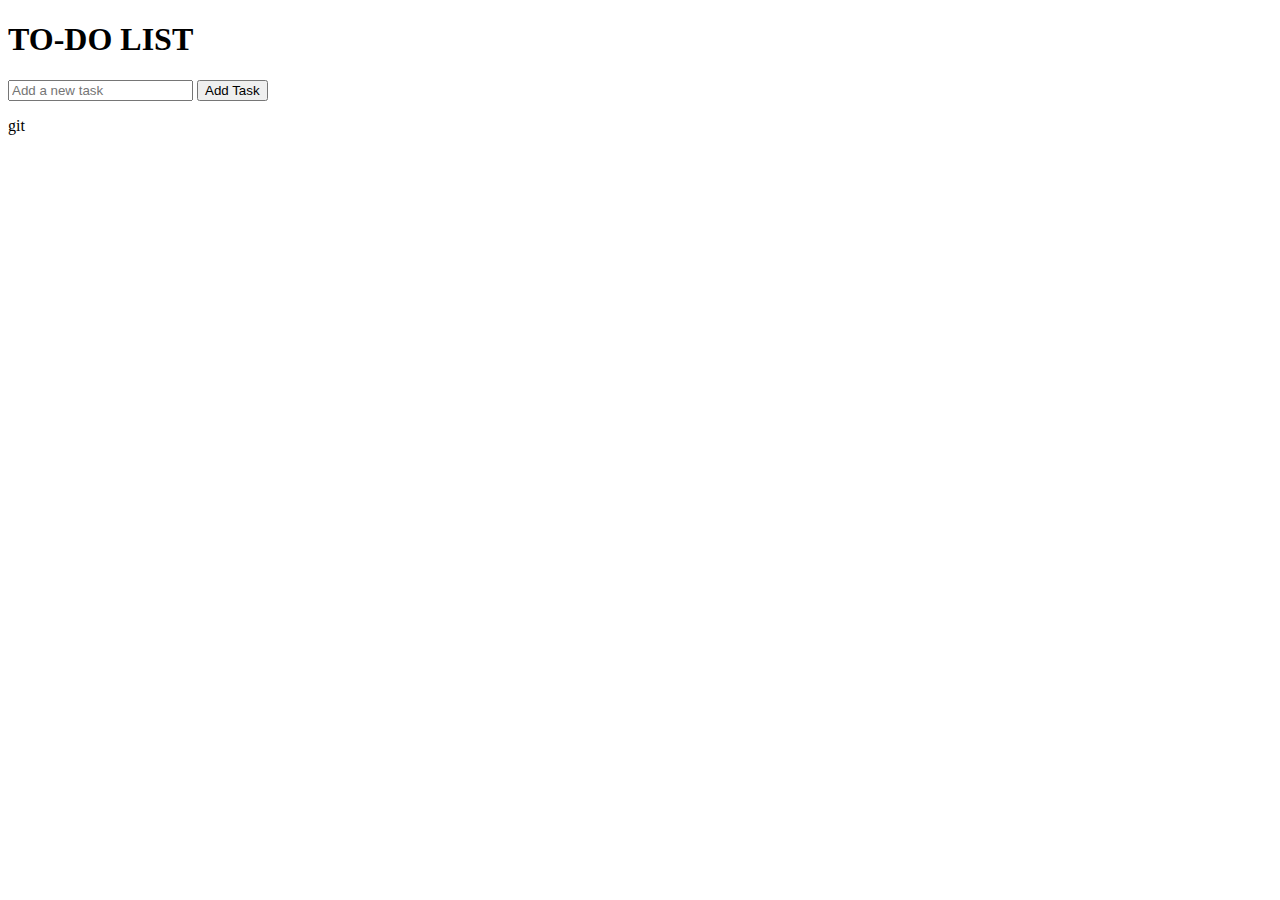
<file: index.html>
<!DOCTYPE html>
<html>
  <head>
    <title>To-Do List</title>
  </head>
  <body>
    <h1 id="main"></h1>
    <input type="text" id="taskInput" placeholder="Add a new task" />
    <button id ="test" onclick="addTask()">Add Task</button>
    <ul id="taskList"></ul>

    <script src="main.js"></script>
  </body>
</html>
git
</file>
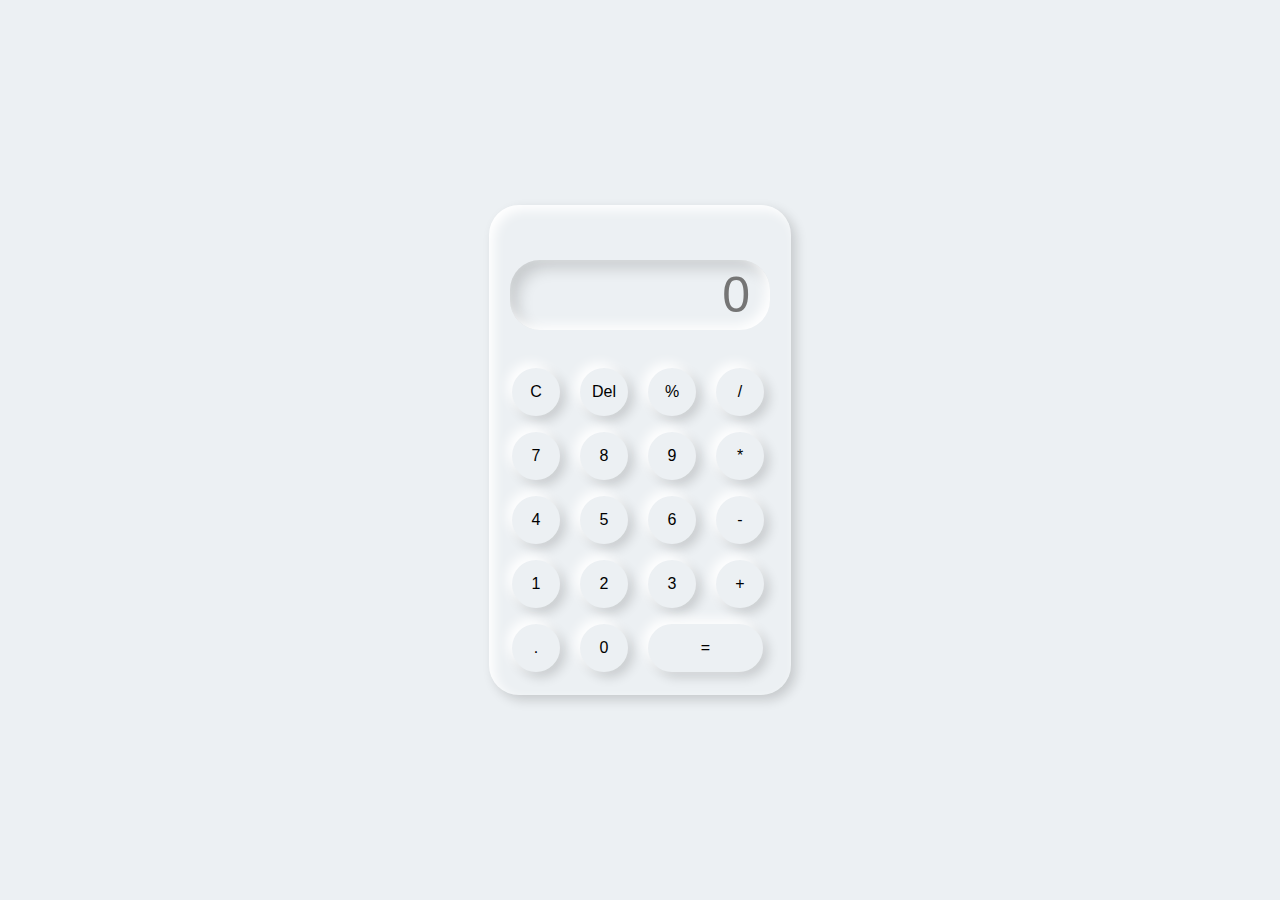
<file: calculator/index.html>
<!DOCTYPE html>
<html lang="en">
<head>
    <meta charset="UTF-8">
    <meta name="viewport" content="width=device-width, initial-scale=1.0">
    <link rel="stylesheet" href="style.css">
    <title>calculator</title>
</head>
<body>
    <div class="container">
        <div class="calculator">
            <input type="text" placeholder="0" id="output-screen">
            <button onclick="cleardisplay()">C</button>
            <button onclick="del()">Del</button>
            <button onclick="display('%')">%</button>
            <button onclick="display('/')">/</button>
            <button onclick="display('7')">7</button>
            <button onclick="display('8')">8</button>
            <button onclick="display('9')">9</button>
            <button onclick="display('*')">*</button>
            <button onclick="display('4')">4</button>
            <button onclick="display('5')">5</button>
            <button onclick="display('6')">6</button>
            <button onclick="display('-')">-</button>
            <button onclick="display('1')">1</button>
            <button onclick="display('2')">2</button>
            <button onclick="display('3')">3</button>
            <button onclick="display('+')">+</button>
            <button onclick="display('.')">.</button>
            <button onclick="display('0')">0</button>
            <button onclick="calculate()" class="equal">=</button>
        </div>
    </div>

    <script>
        let outputScreen = document.getElementById("output-screen");

        function display(num){
            outputScreen.value +=num;

        }
        function calculate(){
            try{
                outputScreen.value = eval(outputScreen.value);
            }
            catch(err)
            {
                alert("Invalid")
            }
        }
        function cleardisplay(){
            outputScreen.value = "";
        }
        function del(){
            outputScreen.value = outputScreen.value.slice(0,-1);
        }
    </script>
</body>
</html>
</file>
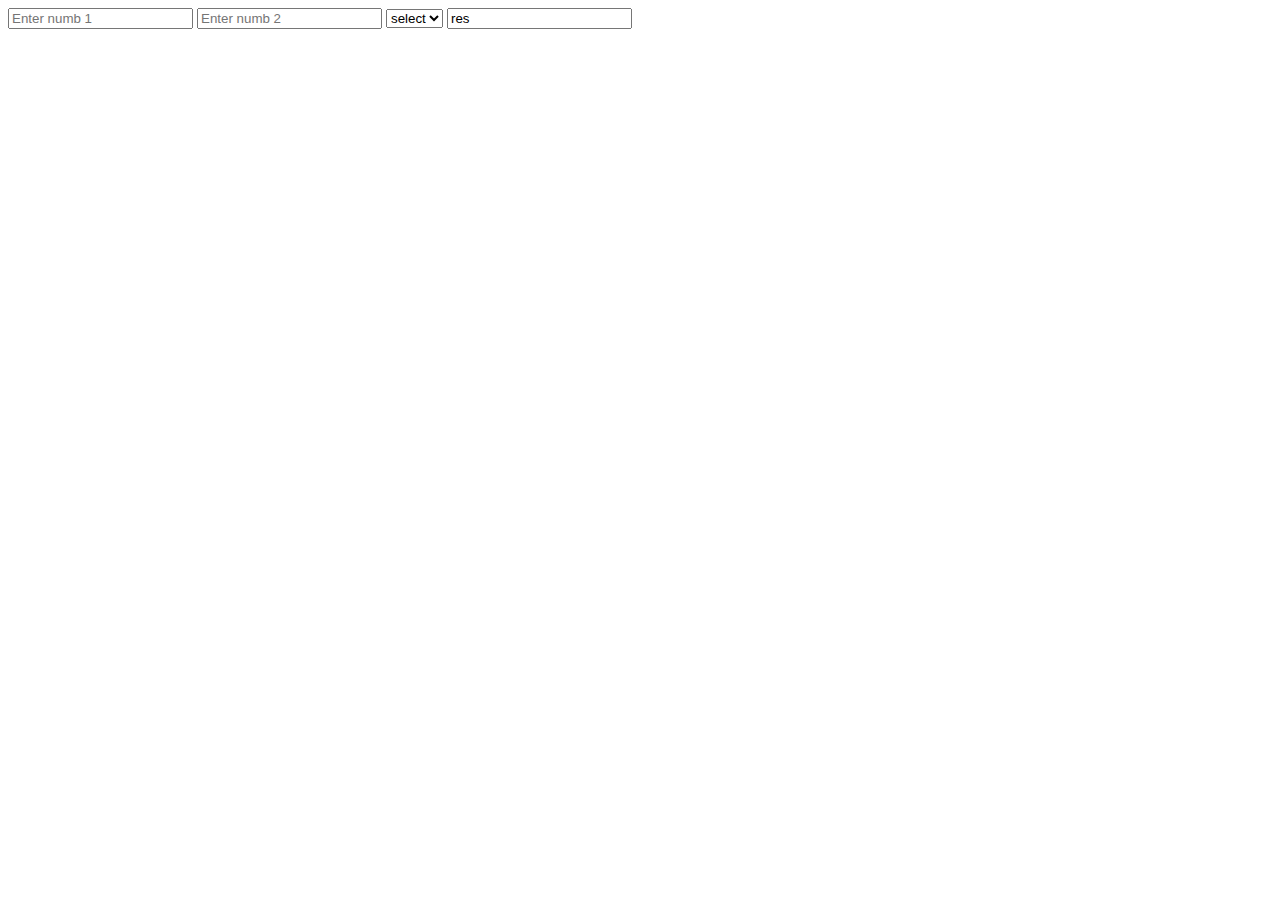
<file: basic-calculator/calcu.html>
<!DOCTYPE html>
<html lang="en">
<head>
    <title> basic calculator</title>
</head>
<body>
    <div class="container">
        <div class="calcu">
            <input id="no1" type="number" placeholder="Enter numb 1">
            <input id="no2" type="number" placeholder="Enter numb 2">
            <select id="calcu">
                <option value="select">select</option>
                <option value="plus">+</option>
                <option value="min">-</option>
                <option value="mul">*</option>
                <option value="divi">/</option>
            </select>
            <input type="text" id="result" value="res"/>
        </div>
    </div>
    <script>
        document.getElementById('calcu').addEventListener('change', function() {
            var num1 = parseFloat(document.getElementById('no1').value);
            var num2 = parseFloat(document.getElementById('no2').value);
            var operator = document.getElementById('calcu').value;
            var result;

            if (isNaN(num1) || isNaN(num2)) {
                result = 'Invalid input';
            } else {
                if (operator === 'plus') {
                    result = num1 + num2;
                } else if (operator === 'min') {
                    result = num1 - num2;
                } else if (operator === 'mul') {
                    result = num1 * num2;
                } else if (operator === 'divi') {
                    if (num2 !== 0) {
                        result = num1 / num2;
                    } else {
                        result = 'Cannot divide by zero';
                    }
                } else {
                    result = 'Please select an operator';
                }
            }

            document.getElementById('result').value = result;
        });
    </script>
</body>
</html>
</file>
<file: calculator/style.css>
*{
    margin: 0;
    padding: 0;
    box-sizing: border-box;
    background-color: #ecf0f3;
    font-family: sans-serif;
    outline: none;

}
.container{
    height: 100vh;
    display: flex;
    justify-content: center;
    align-items: center;
}
.calculator{
    background-color: #ecf0f3;
    padding: 15px;
    border-radius: 30px;
    box-shadow: inset 5px 5px 12px #ffffff,
                      5px 5px 12px rgba(0,0,0,.16);
    display: grid;
    grid-template-columns: repeat(4,68px);
}
input{
    grid-column: span 4;
    height: 70px;
    width: 260px;
    background-color: #ecf0f3;
    box-shadow: inset -5px -5px 12px #ffffff,
                inset 8px 8px 15px rgba(0,0,0,.16);
    border: none;
    border-radius: 30px;
    color: rgb(70, 70, 70);
    font-size: 50px;
    text-align: end;
    margin:auto;
    margin-top: 40px;
    margin-bottom: 30px;
    padding: 20px;
}
button{
    height: 48px;
    width: 48px;
    background-color: #ecf0f3;
    box-shadow: -5px -5px 12px #ffffff,
                    5px 5px 12px rgba(0,0,0,.16);
    border: none;
    border-radius: 50%;
    margin: 8px;
    font-size: 16px;
}
.equal{
    width: 115px;
    border-radius: 40px;
    box-shadow: -5px -5px 12px #ffffff,
                    5px 5px 12px rgba(0,0,0,.16);

}
</file>
